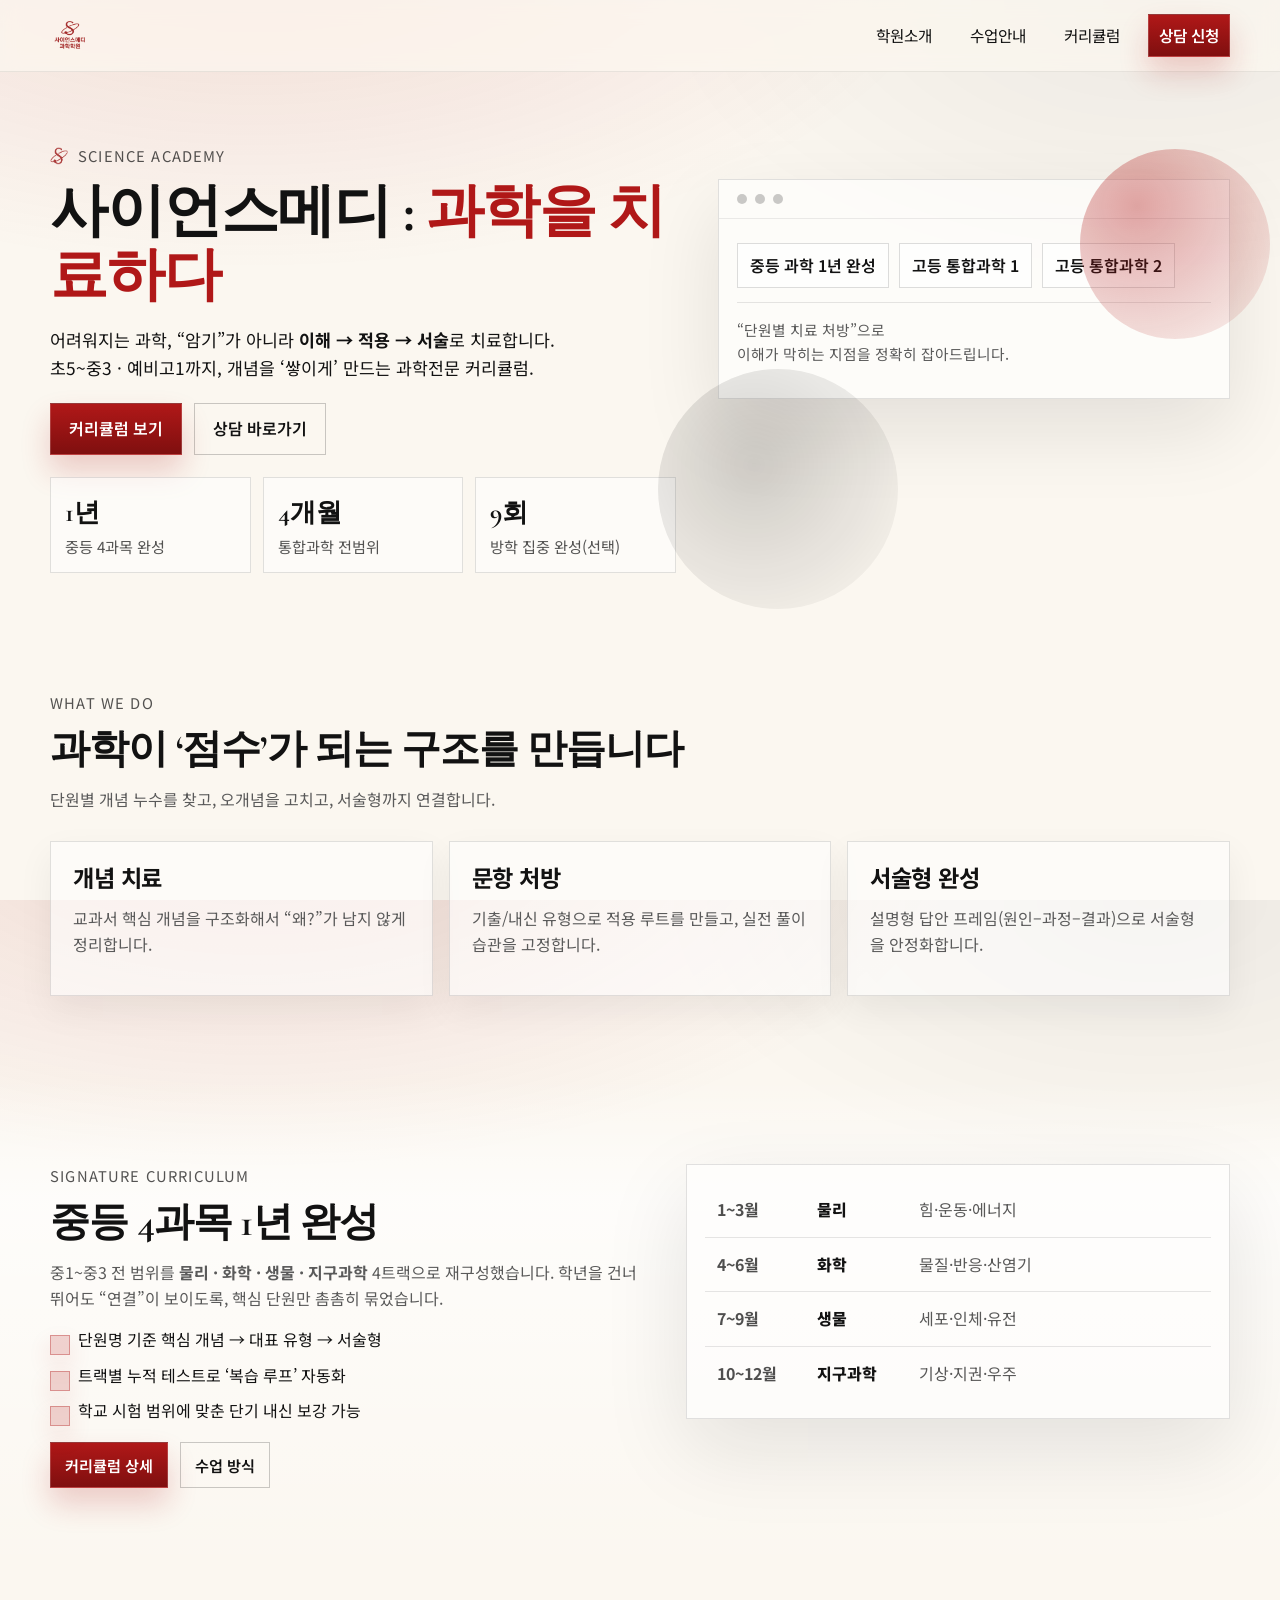
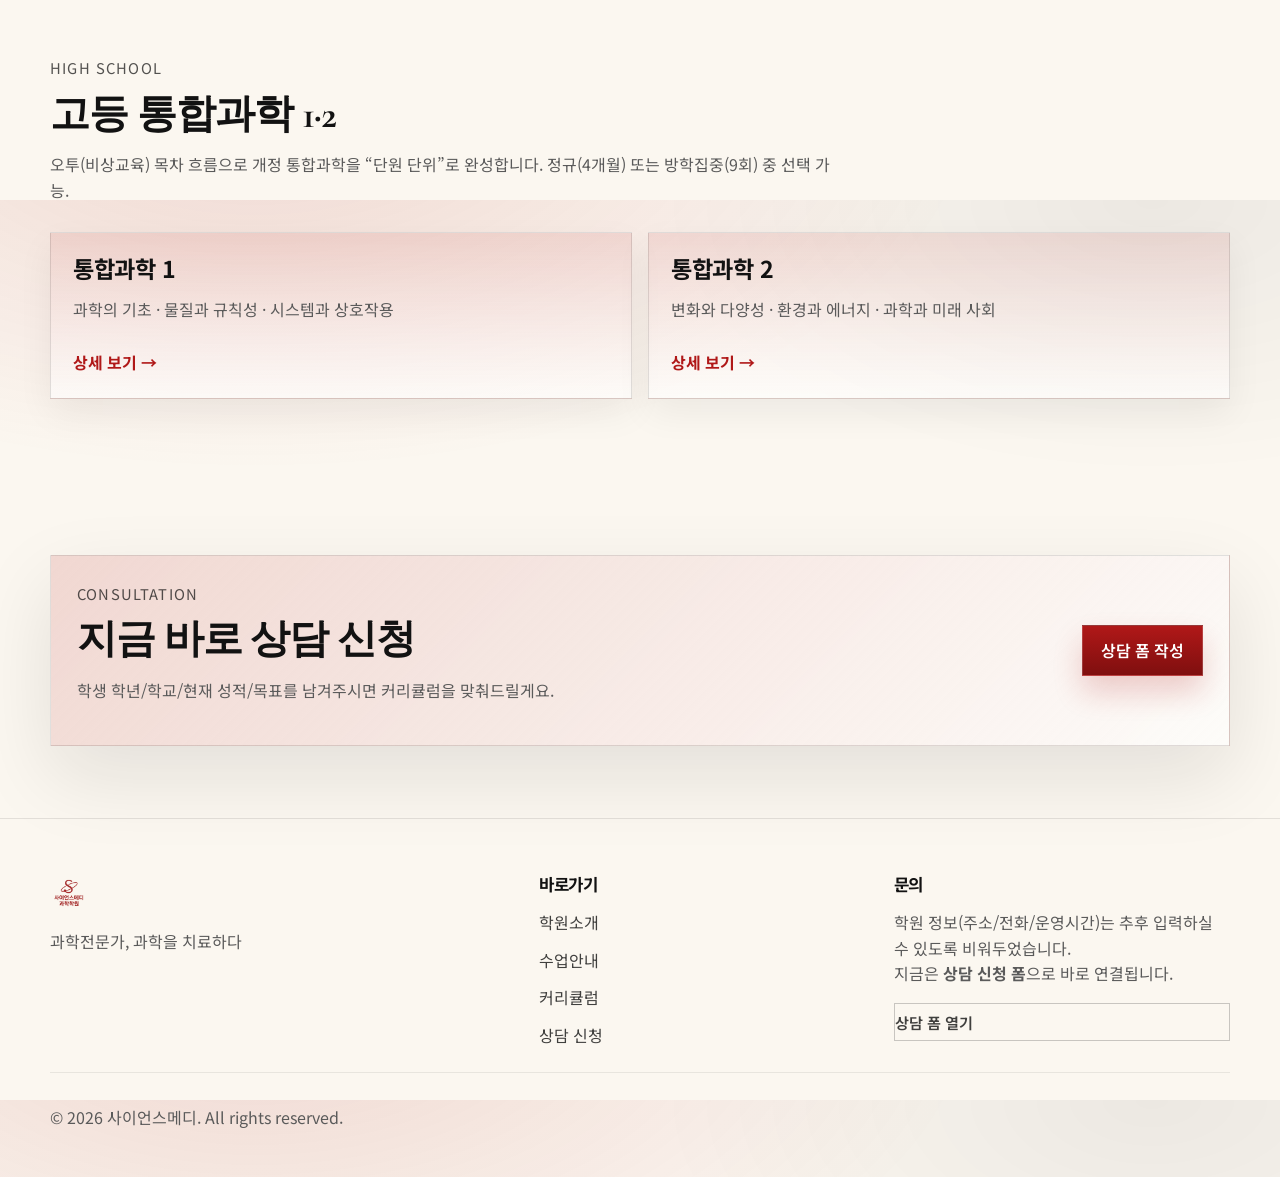
<file: index.html>
<!doctype html>
<html lang="ko">
<head>
  <meta charset="utf-8" />
  <meta name="viewport" content="width=device-width,initial-scale=1" />
  <meta name="theme-color" content="#b01818" />
  <link rel="icon" href="favicon.png" />
  <link rel="preconnect" href="https://fonts.googleapis.com">
  <link rel="preconnect" href="https://fonts.gstatic.com" crossorigin>
  <link href="https://fonts.googleapis.com/css2?family=Cormorant+Garamond:wght@500;600;700&family=Noto+Sans+KR:wght@300;400;500;700&display=swap" rel="stylesheet">
  <link rel="stylesheet" href="assets/css/styles.css" />
  <script defer src="assets/js/main.js"></script>

  <title>홈 | 사이언스메디</title>
  <meta name="description" content="사이언스메디 - 과학전문가, 과학을 치료하다" />
</head>
<body>
  
<header class="site-header" id="top">
  <div class="container nav">
    <a class="brand" href="index.html" aria-label="사이언스메디 홈">
      <img class="brand-logo" src="assets/img/logo.png" alt="사이언스메디 로고">
    </a>

    <button class="nav-toggle" aria-label="메뉴 열기" aria-expanded="false">
      <span></span><span></span><span></span>
    </button>

    <nav class="nav-links" aria-label="주요 메뉴">
      <a href="about.html">학원소개</a>
      <a href="programs.html">수업안내</a>
      <a href="curriculum.html">커리큘럼</a>
      <a class="btn btn-sm" href="contact.html">
        <span class="btn-inner">상담 신청</span>
      </a>
    </nav>
  </div>
</header>

  <main class="site-main">
    
<section class="hero">
  <div class="container hero-grid">
    <div class="hero-copy" data-reveal>
      <p class="eyebrow"><img src="assets/img/logo-icon.png" alt="" class="eyebrow-icon"> Science Academy</p>
      <h1>사이언스메디 : <span class="accent">과학을 치료하다</span></h1>
      <p class="lead">
        어려워지는 과학, “암기”가 아니라 <b>이해 → 적용 → 서술</b>로 치료합니다.<br>
        초5~중3 · 예비고1까지, 개념을 ‘쌓이게’ 만드는 과학전문 커리큘럼.
      </p>

      <div class="hero-cta">
        <a class="btn" href="curriculum.html"><span class="btn-inner">커리큘럼 보기</span></a>
        <a class="btn btn-outline" href="contact.html"><span class="btn-inner">상담 바로가기</span></a>
      </div>

      <div class="hero-metrics">
        <div class="metric">
          <div class="metric-num">1년</div>
          <div class="metric-label">중등 4과목 완성</div>
        </div>
        <div class="metric">
          <div class="metric-num">4개월</div>
          <div class="metric-label">통합과학 전범위</div>
        </div>
        <div class="metric">
          <div class="metric-num">9회</div>
          <div class="metric-label">방학 집중 완성(선택)</div>
        </div>
      </div>
    </div>

    <div class="hero-visual" aria-hidden="true" data-reveal>
      <div class="glass-card">
        <div class="glass-top">
          <span class="dot"></span><span class="dot"></span><span class="dot"></span>
        </div>
        <div class="glass-body">
          <div class="pill">중등 과학 1년 완성</div>
          <div class="pill">고등 통합과학 1</div>
          <div class="pill">고등 통합과학 2</div>
          <div class="divider"></div>
          <p class="muted small">
            “단원별 치료 처방”으로<br>
            이해가 막히는 지점을 정확히 잡아드립니다.
          </p>
        </div>
      </div>
      <div class="orb orb-1"></div>
      <div class="orb orb-2"></div>
    </div>
  </div>
</section>

<section class="section">
  <div class="container">
    <div class="section-head" data-reveal>
      <p class="eyebrow">What we do</p>
      <h2>과학이 ‘점수’가 되는 구조를 만듭니다</h2>
      <p class="muted">
        단원별 개념 누수를 찾고, 오개념을 고치고, 서술형까지 연결합니다.
      </p>
    </div>

    <div class="cards-3" data-reveal>
      <article class="card">
        <h3>개념 치료</h3>
        <p class="muted">교과서 핵심 개념을 구조화해서 “왜?”가 남지 않게 정리합니다.</p>
      </article>
      <article class="card">
        <h3>문항 처방</h3>
        <p class="muted">기출/내신 유형으로 적용 루트를 만들고, 실전 풀이 습관을 고정합니다.</p>
      </article>
      <article class="card">
        <h3>서술형 완성</h3>
        <p class="muted">설명형 답안 프레임(원인–과정–결과)으로 서술형을 안정화합니다.</p>
      </article>
    </div>
  </div>
</section>

<section class="section section-alt">
  <div class="container">
    <div class="split">
      <div class="split-copy" data-reveal>
        <p class="eyebrow">Signature Curriculum</p>
        <h2>중등 4과목 1년 완성</h2>
        <p class="muted">
          중1~중3 전 범위를 <b>물리 · 화학 · 생물 · 지구과학</b> 4트랙으로 재구성했습니다.
          학년을 건너뛰어도 “연결”이 보이도록, 핵심 단원만 촘촘히 묶었습니다.
        </p>
        <ul class="checklist">
          <li>단원명 기준 핵심 개념 → 대표 유형 → 서술형</li>
          <li>트랙별 누적 테스트로 ‘복습 루프’ 자동화</li>
          <li>학교 시험 범위에 맞춘 단기 내신 보강 가능</li>
        </ul>
        <div class="actions">
          <a class="btn btn-sm" href="curriculum.html"><span class="btn-inner">커리큘럼 상세</span></a>
          <a class="btn btn-outline btn-sm" href="programs.html"><span class="btn-inner">수업 방식</span></a>
        </div>
      </div>

      <div class="split-visual" data-reveal aria-hidden="true">
        <div class="timeline">
          <div class="t-item"><span>1~3월</span><b>물리</b><em>힘·운동·에너지</em></div>
          <div class="t-item"><span>4~6월</span><b>화학</b><em>물질·반응·산염기</em></div>
          <div class="t-item"><span>7~9월</span><b>생물</b><em>세포·인체·유전</em></div>
          <div class="t-item"><span>10~12월</span><b>지구과학</b><em>기상·지권·우주</em></div>
        </div>
      </div>
    </div>
  </div>
</section>

<section class="section">
  <div class="container">
    <div class="section-head" data-reveal>
      <p class="eyebrow">High School</p>
      <h2>고등 통합과학 1·2</h2>
      <p class="muted">
        오투(비상교육) 목차 흐름으로 개정 통합과학을 “단원 단위”로 완성합니다.
        정규(4개월) 또는 방학집중(9회) 중 선택 가능.
      </p>
    </div>

    <div class="cards-2" data-reveal>
      <article class="card card-accent">
        <h3>통합과학 1</h3>
        <p class="muted">과학의 기초 · 물질과 규칙성 · 시스템과 상호작용</p>
        <a class="link" href="curriculum.html#hs-1">상세 보기 →</a>
      </article>
      <article class="card card-accent">
        <h3>통합과학 2</h3>
        <p class="muted">변화와 다양성 · 환경과 에너지 · 과학과 미래 사회</p>
        <a class="link" href="curriculum.html#hs-2">상세 보기 →</a>
      </article>
    </div>
  </div>
</section>

<section class="cta">
  <div class="container cta-inner" data-reveal>
    <div>
      <p class="eyebrow">Consultation</p>
      <h2>지금 바로 상담 신청</h2>
      <p class="muted">학생 학년/학교/현재 성적/목표를 남겨주시면 커리큘럼을 맞춰드릴게요.</p>
    </div>
    <a class="btn" href="contact.html"><span class="btn-inner">상담 폼 작성</span></a>
  </div>
</section>

  </main>
  
<footer class="site-footer">
  <div class="container footer-grid">
    <div class="footer-brand">
      <img src="assets/img/logo.png" alt="사이언스메디" class="footer-logo">
      <p class="muted">과학전문가, 과학을 치료하다</p>
    </div>

    <div class="footer-col">
      <h4>바로가기</h4>
      <a href="about.html">학원소개</a>
      <a href="programs.html">수업안내</a>
      <a href="curriculum.html">커리큘럼</a>
      <a href="contact.html">상담 신청</a>
    </div>

    <div class="footer-col">
      <h4>문의</h4>
      <p class="muted">
        학원 정보(주소/전화/운영시간)는 추후 입력하실 수 있도록 비워두었습니다.<br>
        지금은 <b>상담 신청 폼</b>으로 바로 연결됩니다.
      </p>
      <a class="btn btn-outline btn-sm" href="contact.html"><span class="btn-inner">상담 폼 열기</span></a>
    </div>
  </div>

  <div class="container footer-bottom">
    <p class="muted">© <span id="year"></span> 사이언스메디. All rights reserved.</p>
  </div>
</footer>

</body>
</html>
</file>
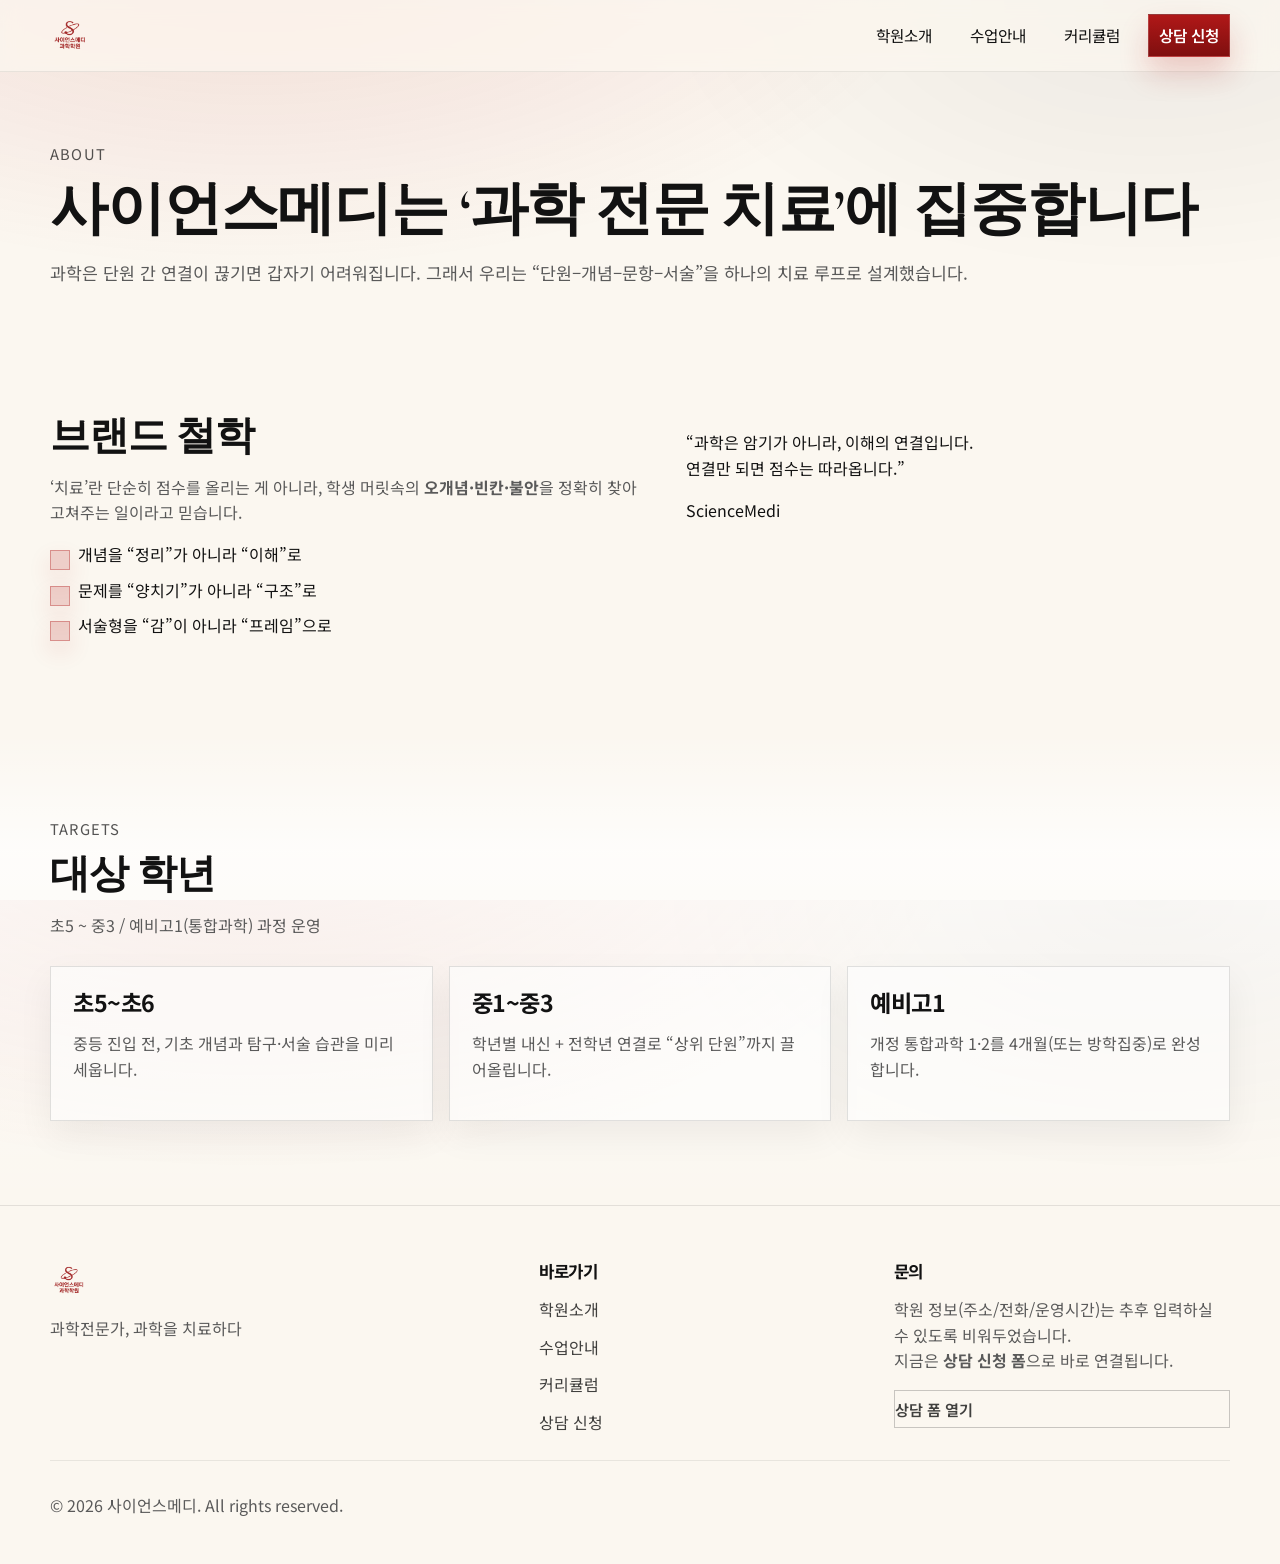
<file: about.html>
<!doctype html>
<html lang="ko">
<head>
  <meta charset="utf-8" />
  <meta name="viewport" content="width=device-width,initial-scale=1" />
  <meta name="theme-color" content="#b01818" />
  <link rel="icon" href="favicon.png" />
  <link rel="preconnect" href="https://fonts.googleapis.com">
  <link rel="preconnect" href="https://fonts.gstatic.com" crossorigin>
  <link href="https://fonts.googleapis.com/css2?family=Cormorant+Garamond:wght@500;600;700&family=Noto+Sans+KR:wght@300;400;500;700&display=swap" rel="stylesheet">
  <link rel="stylesheet" href="assets/css/styles.css" />
  <script defer src="assets/js/main.js"></script>

  <title>학원소개 | 사이언스메디</title>
  <meta name="description" content="사이언스메디 소개" />
</head>
<body>
  
<header class="site-header" id="top">
  <div class="container nav">
    <a class="brand" href="index.html" aria-label="사이언스메디 홈">
      <img class="brand-logo" src="assets/img/logo.png" alt="사이언스메디 로고">
    </a>

    <button class="nav-toggle" aria-label="메뉴 열기" aria-expanded="false">
      <span></span><span></span><span></span>
    </button>

    <nav class="nav-links" aria-label="주요 메뉴">
      <a href="about.html">학원소개</a>
      <a href="programs.html">수업안내</a>
      <a href="curriculum.html">커리큘럼</a>
      <a class="btn btn-sm" href="contact.html">
        <span class="btn-inner">상담 신청</span>
      </a>
    </nav>
  </div>
</header>

  <main class="site-main">
    
<section class="page-hero">
  <div class="container" data-reveal>
    <p class="eyebrow">About</p>
    <h1>사이언스메디는 ‘과학 전문 치료’에 집중합니다</h1>
    <p class="lead muted">
      과학은 단원 간 연결이 끊기면 갑자기 어려워집니다.
      그래서 우리는 “단원–개념–문항–서술”을 하나의 치료 루프로 설계했습니다.
    </p>
  </div>
</section>

<section class="section">
  <div class="container">
    <div class="split">
      <div class="split-copy" data-reveal>
        <h2>브랜드 철학</h2>
        <p class="muted">
          ‘치료’란 단순히 점수를 올리는 게 아니라,
          학생 머릿속의 <b>오개념·빈칸·불안</b>을 정확히 찾아 고쳐주는 일이라고 믿습니다.
        </p>
        <ul class="checklist">
          <li>개념을 “정리”가 아니라 “이해”로</li>
          <li>문제를 “양치기”가 아니라 “구조”로</li>
          <li>서술형을 “감”이 아니라 “프레임”으로</li>
        </ul>
      </div>
      <div class="split-visual" data-reveal aria-hidden="true">
        <div class="quote-card">
          <p class="quote">
            “과학은 암기가 아니라, 이해의 연결입니다.<br>
            연결만 되면 점수는 따라옵니다.”
          </p>
          <div class="quote-by">
            <span class="badge">ScienceMedi</span>
          </div>
        </div>
      </div>
    </div>
  </div>
</section>

<section class="section section-alt">
  <div class="container" data-reveal>
    <div class="section-head">
      <p class="eyebrow">Targets</p>
      <h2>대상 학년</h2>
      <p class="muted">초5 ~ 중3 / 예비고1(통합과학) 과정 운영</p>
    </div>

    <div class="cards-3">
      <article class="card">
        <h3>초5~초6</h3>
        <p class="muted">중등 진입 전, 기초 개념과 탐구·서술 습관을 미리 세웁니다.</p>
      </article>
      <article class="card">
        <h3>중1~중3</h3>
        <p class="muted">학년별 내신 + 전학년 연결로 “상위 단원”까지 끌어올립니다.</p>
      </article>
      <article class="card">
        <h3>예비고1</h3>
        <p class="muted">개정 통합과학 1·2를 4개월(또는 방학집중)로 완성합니다.</p>
      </article>
    </div>
  </div>
</section>

  </main>
  
<footer class="site-footer">
  <div class="container footer-grid">
    <div class="footer-brand">
      <img src="assets/img/logo.png" alt="사이언스메디" class="footer-logo">
      <p class="muted">과학전문가, 과학을 치료하다</p>
    </div>

    <div class="footer-col">
      <h4>바로가기</h4>
      <a href="about.html">학원소개</a>
      <a href="programs.html">수업안내</a>
      <a href="curriculum.html">커리큘럼</a>
      <a href="contact.html">상담 신청</a>
    </div>

    <div class="footer-col">
      <h4>문의</h4>
      <p class="muted">
        학원 정보(주소/전화/운영시간)는 추후 입력하실 수 있도록 비워두었습니다.<br>
        지금은 <b>상담 신청 폼</b>으로 바로 연결됩니다.
      </p>
      <a class="btn btn-outline btn-sm" href="contact.html"><span class="btn-inner">상담 폼 열기</span></a>
    </div>
  </div>

  <div class="container footer-bottom">
    <p class="muted">© <span id="year"></span> 사이언스메디. All rights reserved.</p>
  </div>
</footer>

</body>
</html>
</file>
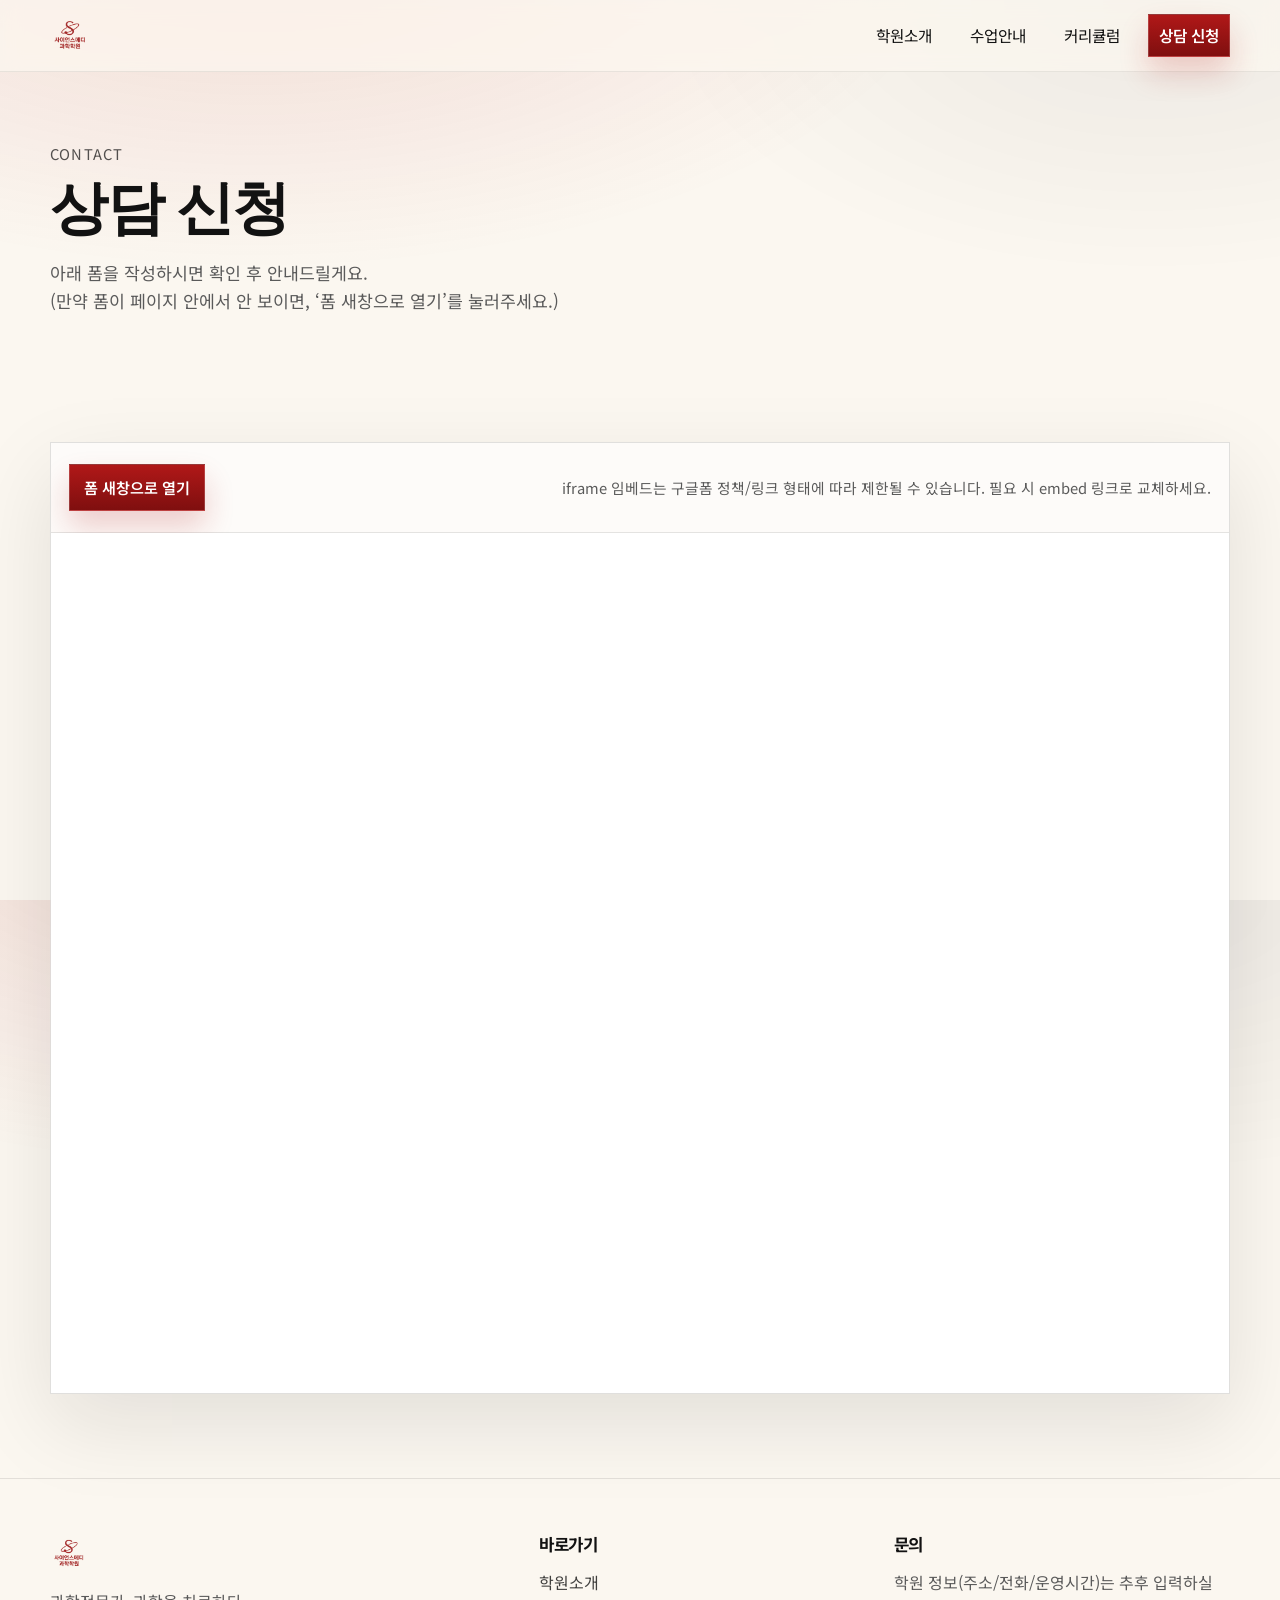
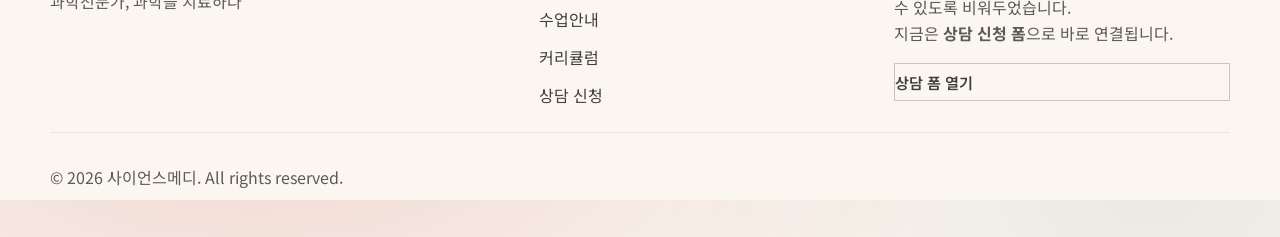
<file: contact.html>
<!doctype html>
<html lang="ko">
<head>
  <meta charset="utf-8" />
  <meta name="viewport" content="width=device-width,initial-scale=1" />
  <meta name="theme-color" content="#b01818" />
  <link rel="icon" href="favicon.png" />
  <link rel="preconnect" href="https://fonts.googleapis.com">
  <link rel="preconnect" href="https://fonts.gstatic.com" crossorigin>
  <link href="https://fonts.googleapis.com/css2?family=Cormorant+Garamond:wght@500;600;700&family=Noto+Sans+KR:wght@300;400;500;700&display=swap" rel="stylesheet">
  <link rel="stylesheet" href="assets/css/styles.css" />
  <script defer src="assets/js/main.js"></script>

  <title>상담 신청 | 사이언스메디</title>
  <meta name="description" content="사이언스메디 상담 신청" />
</head>
<body>
  
<header class="site-header" id="top">
  <div class="container nav">
    <a class="brand" href="index.html" aria-label="사이언스메디 홈">
      <img class="brand-logo" src="assets/img/logo.png" alt="사이언스메디 로고">
    </a>

    <button class="nav-toggle" aria-label="메뉴 열기" aria-expanded="false">
      <span></span><span></span><span></span>
    </button>

    <nav class="nav-links" aria-label="주요 메뉴">
      <a href="about.html">학원소개</a>
      <a href="programs.html">수업안내</a>
      <a href="curriculum.html">커리큘럼</a>
      <a class="btn btn-sm" href="contact.html">
        <span class="btn-inner">상담 신청</span>
      </a>
    </nav>
  </div>
</header>

  <main class="site-main">
    
<section class="page-hero">
  <div class="container" data-reveal>
    <p class="eyebrow">Contact</p>
    <h1>상담 신청</h1>
    <p class="lead muted">
      아래 폼을 작성하시면 확인 후 안내드릴게요.<br>
      (만약 폼이 페이지 안에서 안 보이면, ‘폼 새창으로 열기’를 눌러주세요.)
    </p>
  </div>
</section>

<section class="section">
  <div class="container" data-reveal>
    <div class="form-wrap">
      <div class="form-actions">
        <a class="btn btn-sm" href="https://forms.gle/r38L2B3HiV8fpKgMA" target="_blank" rel="noopener"><span class="btn-inner">폼 새창으로 열기</span></a>
        <p class="muted small">iframe 임베드는 구글폼 정책/링크 형태에 따라 제한될 수 있습니다. 필요 시 embed 링크로 교체하세요.</p>
      </div>

      <div class="iframe-shell">
        <iframe
          title="사이언스메디 상담 신청"
          src="https://forms.gle/r38L2B3HiV8fpKgMA"
          loading="lazy"
          referrerpolicy="no-referrer-when-downgrade"
        ></iframe>
      </div>
    </div>
  </div>
</section>

  </main>
  
<footer class="site-footer">
  <div class="container footer-grid">
    <div class="footer-brand">
      <img src="assets/img/logo.png" alt="사이언스메디" class="footer-logo">
      <p class="muted">과학전문가, 과학을 치료하다</p>
    </div>

    <div class="footer-col">
      <h4>바로가기</h4>
      <a href="about.html">학원소개</a>
      <a href="programs.html">수업안내</a>
      <a href="curriculum.html">커리큘럼</a>
      <a href="contact.html">상담 신청</a>
    </div>

    <div class="footer-col">
      <h4>문의</h4>
      <p class="muted">
        학원 정보(주소/전화/운영시간)는 추후 입력하실 수 있도록 비워두었습니다.<br>
        지금은 <b>상담 신청 폼</b>으로 바로 연결됩니다.
      </p>
      <a class="btn btn-outline btn-sm" href="contact.html"><span class="btn-inner">상담 폼 열기</span></a>
    </div>
  </div>

  <div class="container footer-bottom">
    <p class="muted">© <span id="year"></span> 사이언스메디. All rights reserved.</p>
  </div>
</footer>

</body>
</html>
</file>
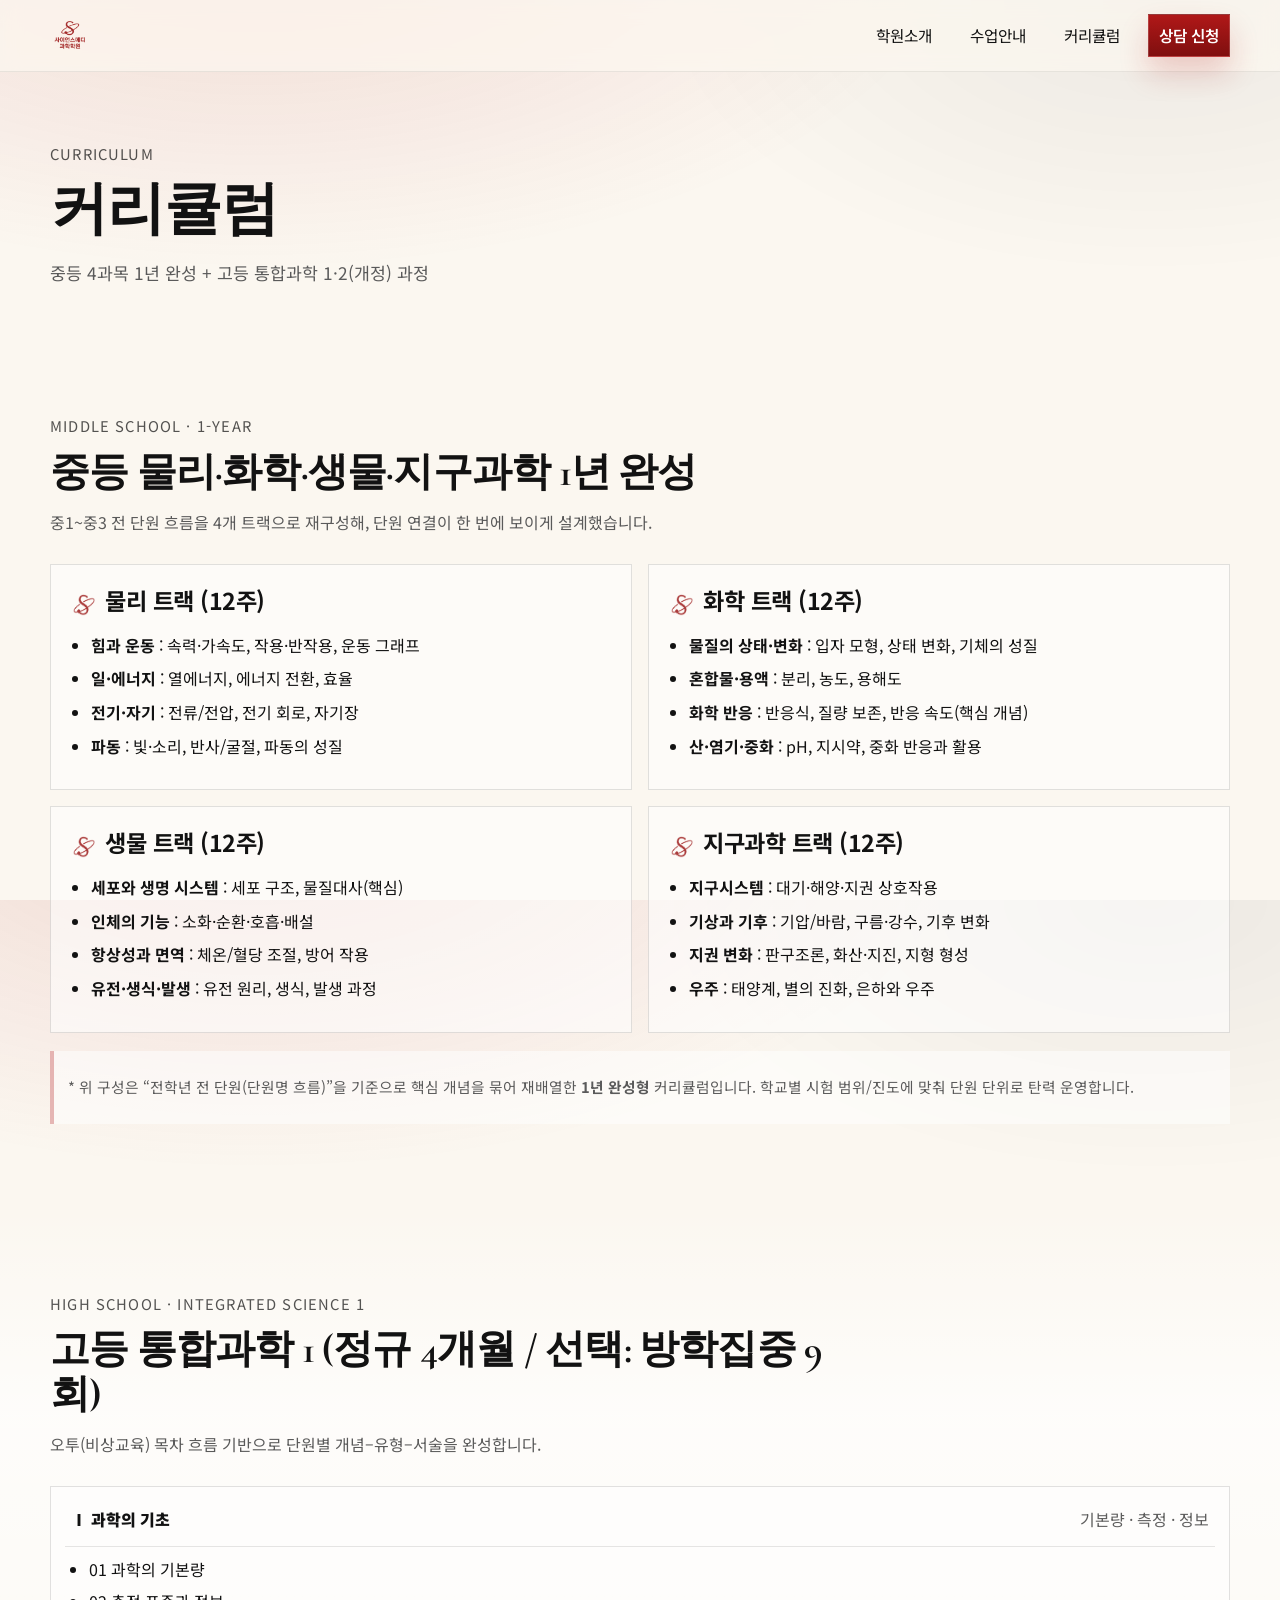
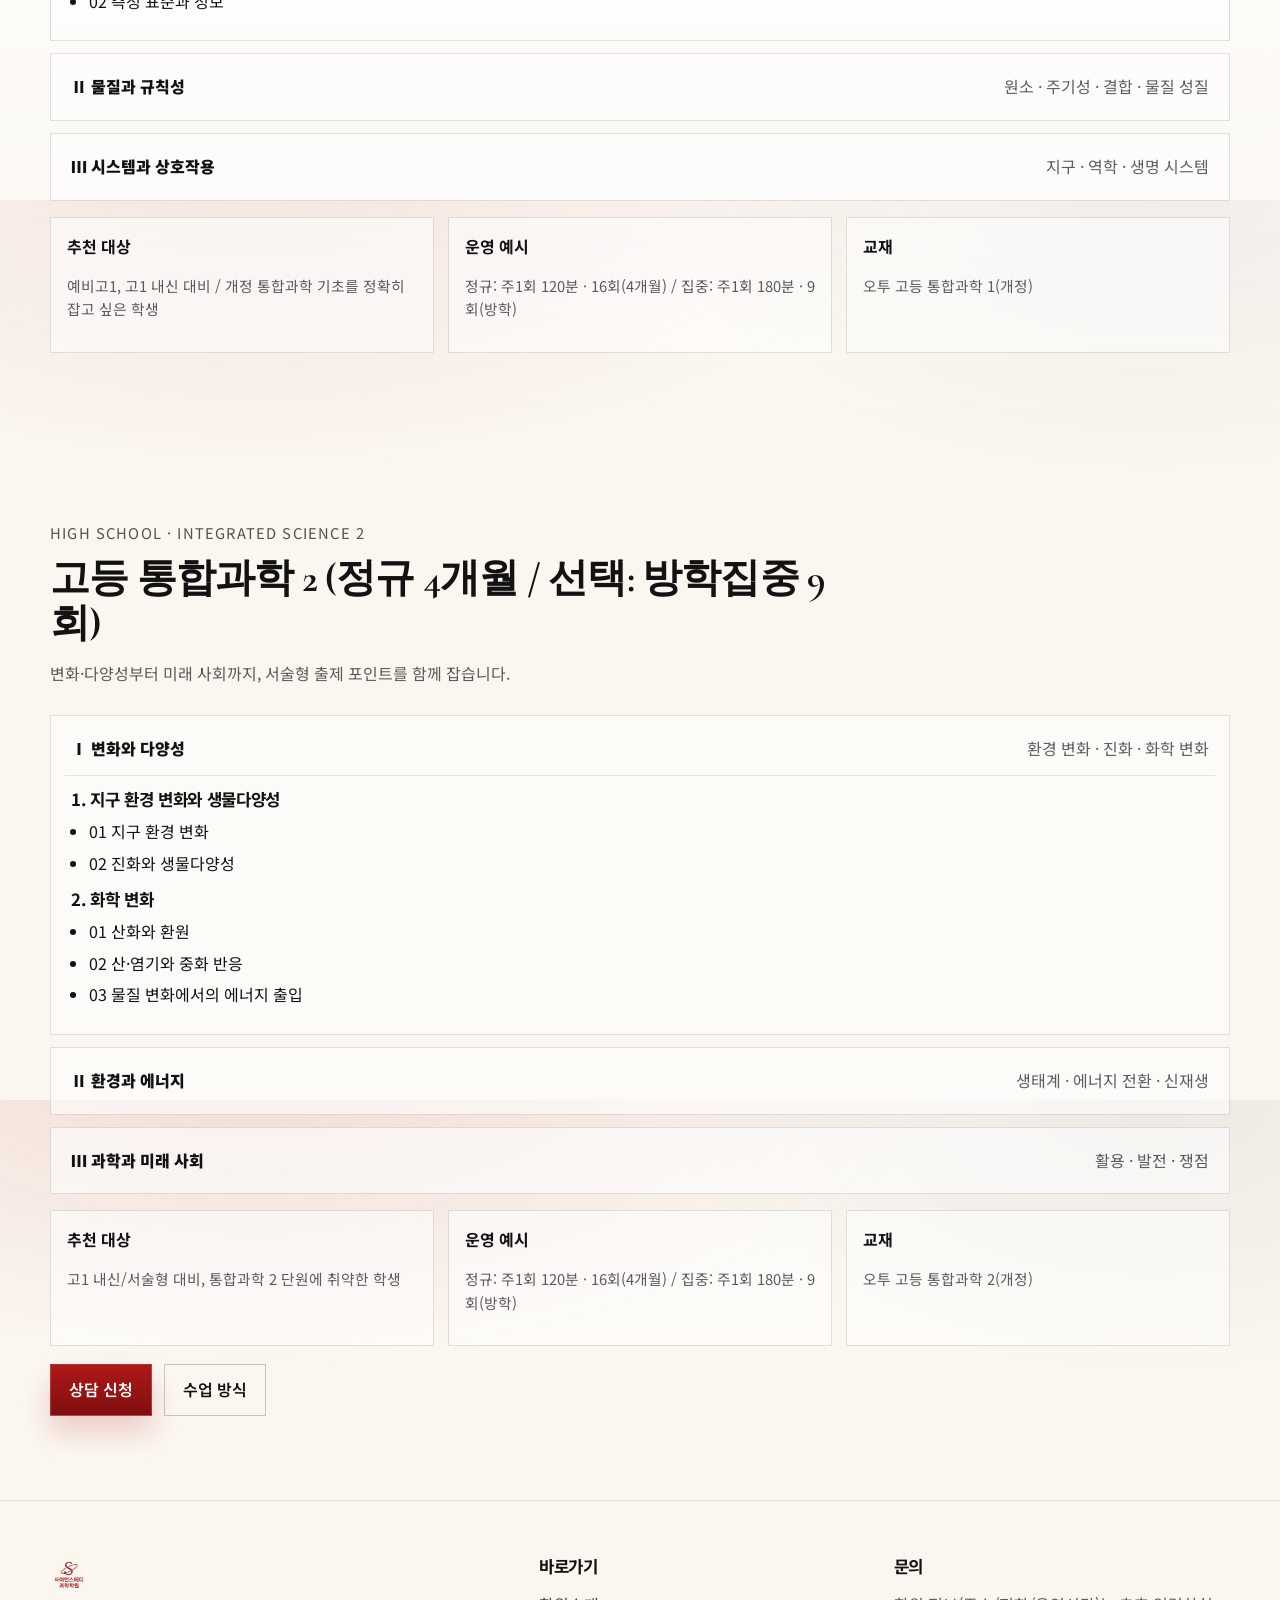
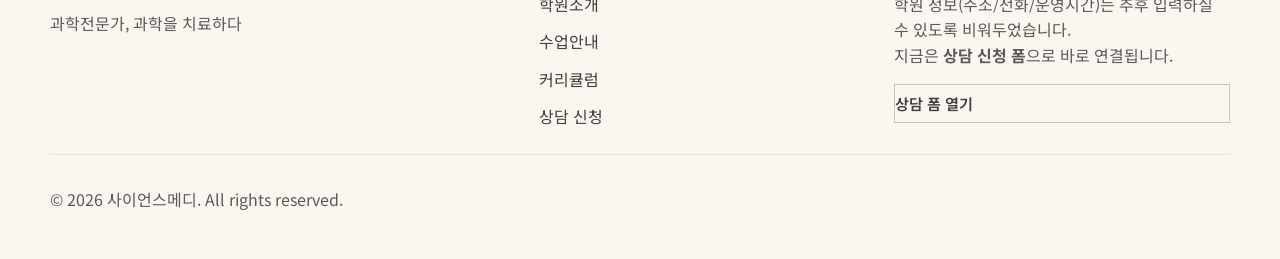
<file: curriculum.html>
<!doctype html>
<html lang="ko">
<head>
  <meta charset="utf-8" />
  <meta name="viewport" content="width=device-width,initial-scale=1" />
  <meta name="theme-color" content="#b01818" />
  <link rel="icon" href="favicon.png" />
  <link rel="preconnect" href="https://fonts.googleapis.com">
  <link rel="preconnect" href="https://fonts.gstatic.com" crossorigin>
  <link href="https://fonts.googleapis.com/css2?family=Cormorant+Garamond:wght@500;600;700&family=Noto+Sans+KR:wght@300;400;500;700&display=swap" rel="stylesheet">
  <link rel="stylesheet" href="assets/css/styles.css" />
  <script defer src="assets/js/main.js"></script>

  <title>커리큘럼 | 사이언스메디</title>
  <meta name="description" content="사이언스메디 커리큘럼" />
</head>
<body>
  
<header class="site-header" id="top">
  <div class="container nav">
    <a class="brand" href="index.html" aria-label="사이언스메디 홈">
      <img class="brand-logo" src="assets/img/logo.png" alt="사이언스메디 로고">
    </a>

    <button class="nav-toggle" aria-label="메뉴 열기" aria-expanded="false">
      <span></span><span></span><span></span>
    </button>

    <nav class="nav-links" aria-label="주요 메뉴">
      <a href="about.html">학원소개</a>
      <a href="programs.html">수업안내</a>
      <a href="curriculum.html">커리큘럼</a>
      <a class="btn btn-sm" href="contact.html">
        <span class="btn-inner">상담 신청</span>
      </a>
    </nav>
  </div>
</header>

  <main class="site-main">
    
<section class="page-hero">
  <div class="container" data-reveal>
    <p class="eyebrow">Curriculum</p>
    <h1>커리큘럼</h1>
    <p class="lead muted">중등 4과목 1년 완성 + 고등 통합과학 1·2(개정) 과정</p>
  </div>
</section>

<section class="section">
  <div class="container">
    <div class="section-head" data-reveal>
      <p class="eyebrow">Middle School · 1-Year</p>
      <h2>중등 물리·화학·생물·지구과학 1년 완성</h2>
      <p class="muted">중1~중3 전 단원 흐름을 4개 트랙으로 재구성해, 단원 연결이 한 번에 보이게 설계했습니다.</p>
    </div>

    <div class="track-grid" data-reveal>
      <article class="track">
        <div class="track-top">
          <img src="assets/img/logo-icon.png" alt="" class="track-icon">
          <h3>물리 트랙 (12주)</h3>
        </div>
        <ul>
          <li><b>힘과 운동</b> : 속력·가속도, 작용·반작용, 운동 그래프</li>
          <li><b>일·에너지</b> : 열에너지, 에너지 전환, 효율</li>
          <li><b>전기·자기</b> : 전류/전압, 전기 회로, 자기장</li>
          <li><b>파동</b> : 빛·소리, 반사/굴절, 파동의 성질</li>
        </ul>
      </article>

      <article class="track">
        <div class="track-top">
          <img src="assets/img/logo-icon.png" alt="" class="track-icon">
          <h3>화학 트랙 (12주)</h3>
        </div>
        <ul>
          <li><b>물질의 상태·변화</b> : 입자 모형, 상태 변화, 기체의 성질</li>
          <li><b>혼합물·용액</b> : 분리, 농도, 용해도</li>
          <li><b>화학 반응</b> : 반응식, 질량 보존, 반응 속도(핵심 개념)</li>
          <li><b>산·염기·중화</b> : pH, 지시약, 중화 반응과 활용</li>
        </ul>
      </article>

      <article class="track">
        <div class="track-top">
          <img src="assets/img/logo-icon.png" alt="" class="track-icon">
          <h3>생물 트랙 (12주)</h3>
        </div>
        <ul>
          <li><b>세포와 생명 시스템</b> : 세포 구조, 물질대사(핵심)</li>
          <li><b>인체의 기능</b> : 소화·순환·호흡·배설</li>
          <li><b>항상성과 면역</b> : 체온/혈당 조절, 방어 작용</li>
          <li><b>유전·생식·발생</b> : 유전 원리, 생식, 발생 과정</li>
        </ul>
      </article>

      <article class="track">
        <div class="track-top">
          <img src="assets/img/logo-icon.png" alt="" class="track-icon">
          <h3>지구과학 트랙 (12주)</h3>
        </div>
        <ul>
          <li><b>지구시스템</b> : 대기·해양·지권 상호작용</li>
          <li><b>기상과 기후</b> : 기압/바람, 구름·강수, 기후 변화</li>
          <li><b>지권 변화</b> : 판구조론, 화산·지진, 지형 형성</li>
          <li><b>우주</b> : 태양계, 별의 진화, 은하와 우주</li>
        </ul>
      </article>
    </div>

    <div class="note" data-reveal>
      <p class="muted small">
        * 위 구성은 “전학년 전 단원(단원명 흐름)”을 기준으로 핵심 개념을 묶어 재배열한 <b>1년 완성형</b> 커리큘럼입니다.
        학교별 시험 범위/진도에 맞춰 단원 단위로 탄력 운영합니다.
      </p>
    </div>
  </div>
</section>

<section class="section section-alt" id="hs-1">
  <div class="container">
    <div class="section-head" data-reveal>
      <p class="eyebrow">High School · Integrated Science 1</p>
      <h2>고등 통합과학 1 (정규 4개월 / 선택: 방학집중 9회)</h2>
      <p class="muted">오투(비상교육) 목차 흐름 기반으로 단원별 개념–유형–서술을 완성합니다.</p>
    </div>

    <div class="accordion" data-reveal>
      <details open>
        <summary><span>Ⅰ 과학의 기초</span><em>기본량 · 측정 · 정보</em></summary>
        <div class="acc-body">
          <ul>
            <li>01 과학의 기본량</li>
            <li>02 측정 표준과 정보</li>
          </ul>
        </div>
      </details>

      <details>
        <summary><span>Ⅱ 물질과 규칙성</span><em>원소 · 주기성 · 결합 · 물질 성질</em></summary>
        <div class="acc-body">
          <h4>1. 자연의 구성 원소</h4>
          <ul>
            <li>01 우주의 시작과 원소의 생성</li>
            <li>02 지구와 생명체를 구성하는 원소의 생성</li>
          </ul>
          <h4>2. 물질의 규칙성과 성질</h4>
          <ul>
            <li>01 원소의 주기성</li>
            <li>02 화학 결합과 물질의 성질</li>
            <li>03 지각과 생명체 구성 물질의 규칙성</li>
            <li>04 물질의 전기적 성질</li>
          </ul>
        </div>
      </details>

      <details>
        <summary><span>Ⅲ 시스템과 상호작용</span><em>지구 · 역학 · 생명 시스템</em></summary>
        <div class="acc-body">
          <h4>1. 지구시스템</h4>
          <ul>
            <li>01 지구시스템의 구성과 상호작용</li>
            <li>02 지권의 변화와 영향</li>
          </ul>
          <h4>2. 역학 시스템</h4>
          <ul>
            <li>01 중력을 받는 물체의 운동</li>
            <li>02 운동과 충돌</li>
          </ul>
          <h4>3. 생명 시스템</h4>
          <ul>
            <li>01 생명 시스템과 화학 반응</li>
            <li>02 생명 시스템에서 정보의 흐름</li>
          </ul>
        </div>
      </details>
    </div>

    <div class="course-meta" data-reveal>
      <div class="meta">
        <b>추천 대상</b>
        <p class="muted small">예비고1, 고1 내신 대비 / 개정 통합과학 기초를 정확히 잡고 싶은 학생</p>
      </div>
      <div class="meta">
        <b>운영 예시</b>
        <p class="muted small">정규: 주1회 120분 · 16회(4개월) / 집중: 주1회 180분 · 9회(방학)</p>
      </div>
      <div class="meta">
        <b>교재</b>
        <p class="muted small">오투 고등 통합과학 1(개정)</p>
      </div>
    </div>
  </div>
</section>

<section class="section" id="hs-2">
  <div class="container">
    <div class="section-head" data-reveal>
      <p class="eyebrow">High School · Integrated Science 2</p>
      <h2>고등 통합과학 2 (정규 4개월 / 선택: 방학집중 9회)</h2>
      <p class="muted">변화·다양성부터 미래 사회까지, 서술형 출제 포인트를 함께 잡습니다.</p>
    </div>

    <div class="accordion" data-reveal>
      <details open>
        <summary><span>Ⅰ 변화와 다양성</span><em>환경 변화 · 진화 · 화학 변화</em></summary>
        <div class="acc-body">
          <h4>1. 지구 환경 변화와 생물다양성</h4>
          <ul>
            <li>01 지구 환경 변화</li>
            <li>02 진화와 생물다양성</li>
          </ul>
          <h4>2. 화학 변화</h4>
          <ul>
            <li>01 산화와 환원</li>
            <li>02 산·염기와 중화 반응</li>
            <li>03 물질 변화에서의 에너지 출입</li>
          </ul>
        </div>
      </details>

      <details>
        <summary><span>Ⅱ 환경과 에너지</span><em>생태계 · 에너지 전환 · 신재생</em></summary>
        <div class="acc-body">
          <h4>1. 생태계와 환경 변화</h4>
          <ul>
            <li>01 생물과 환경</li>
            <li>02 생태계평형</li>
            <li>03 지구 환경 변화와 인간 생활</li>
          </ul>
          <h4>2. 에너지 전환과 활용</h4>
          <ul>
            <li>01 태양 에너지의 생성과 전환</li>
            <li>02 발전과 에너지원</li>
            <li>03 에너지 효율과 신재생 에너지</li>
          </ul>
        </div>
      </details>

      <details>
        <summary><span>Ⅲ 과학과 미래 사회</span><em>활용 · 발전 · 쟁점</em></summary>
        <div class="acc-body">
          <ul>
            <li>01 과학 기술의 활용</li>
            <li>02 과학 기술의 발전과 쟁점</li>
          </ul>
        </div>
      </details>
    </div>

    <div class="course-meta" data-reveal>
      <div class="meta">
        <b>추천 대상</b>
        <p class="muted small">고1 내신/서술형 대비, 통합과학 2 단원에 취약한 학생</p>
      </div>
      <div class="meta">
        <b>운영 예시</b>
        <p class="muted small">정규: 주1회 120분 · 16회(4개월) / 집중: 주1회 180분 · 9회(방학)</p>
      </div>
      <div class="meta">
        <b>교재</b>
        <p class="muted small">오투 고등 통합과학 2(개정)</p>
      </div>
    </div>

    <div class="actions" data-reveal>
      <a class="btn" href="contact.html"><span class="btn-inner">상담 신청</span></a>
      <a class="btn btn-outline" href="programs.html"><span class="btn-inner">수업 방식</span></a>
    </div>
  </div>
</section>

  </main>
  
<footer class="site-footer">
  <div class="container footer-grid">
    <div class="footer-brand">
      <img src="assets/img/logo.png" alt="사이언스메디" class="footer-logo">
      <p class="muted">과학전문가, 과학을 치료하다</p>
    </div>

    <div class="footer-col">
      <h4>바로가기</h4>
      <a href="about.html">학원소개</a>
      <a href="programs.html">수업안내</a>
      <a href="curriculum.html">커리큘럼</a>
      <a href="contact.html">상담 신청</a>
    </div>

    <div class="footer-col">
      <h4>문의</h4>
      <p class="muted">
        학원 정보(주소/전화/운영시간)는 추후 입력하실 수 있도록 비워두었습니다.<br>
        지금은 <b>상담 신청 폼</b>으로 바로 연결됩니다.
      </p>
      <a class="btn btn-outline btn-sm" href="contact.html"><span class="btn-inner">상담 폼 열기</span></a>
    </div>
  </div>

  <div class="container footer-bottom">
    <p class="muted">© <span id="year"></span> 사이언스메디. All rights reserved.</p>
  </div>
</footer>

</body>
</html>
</file>
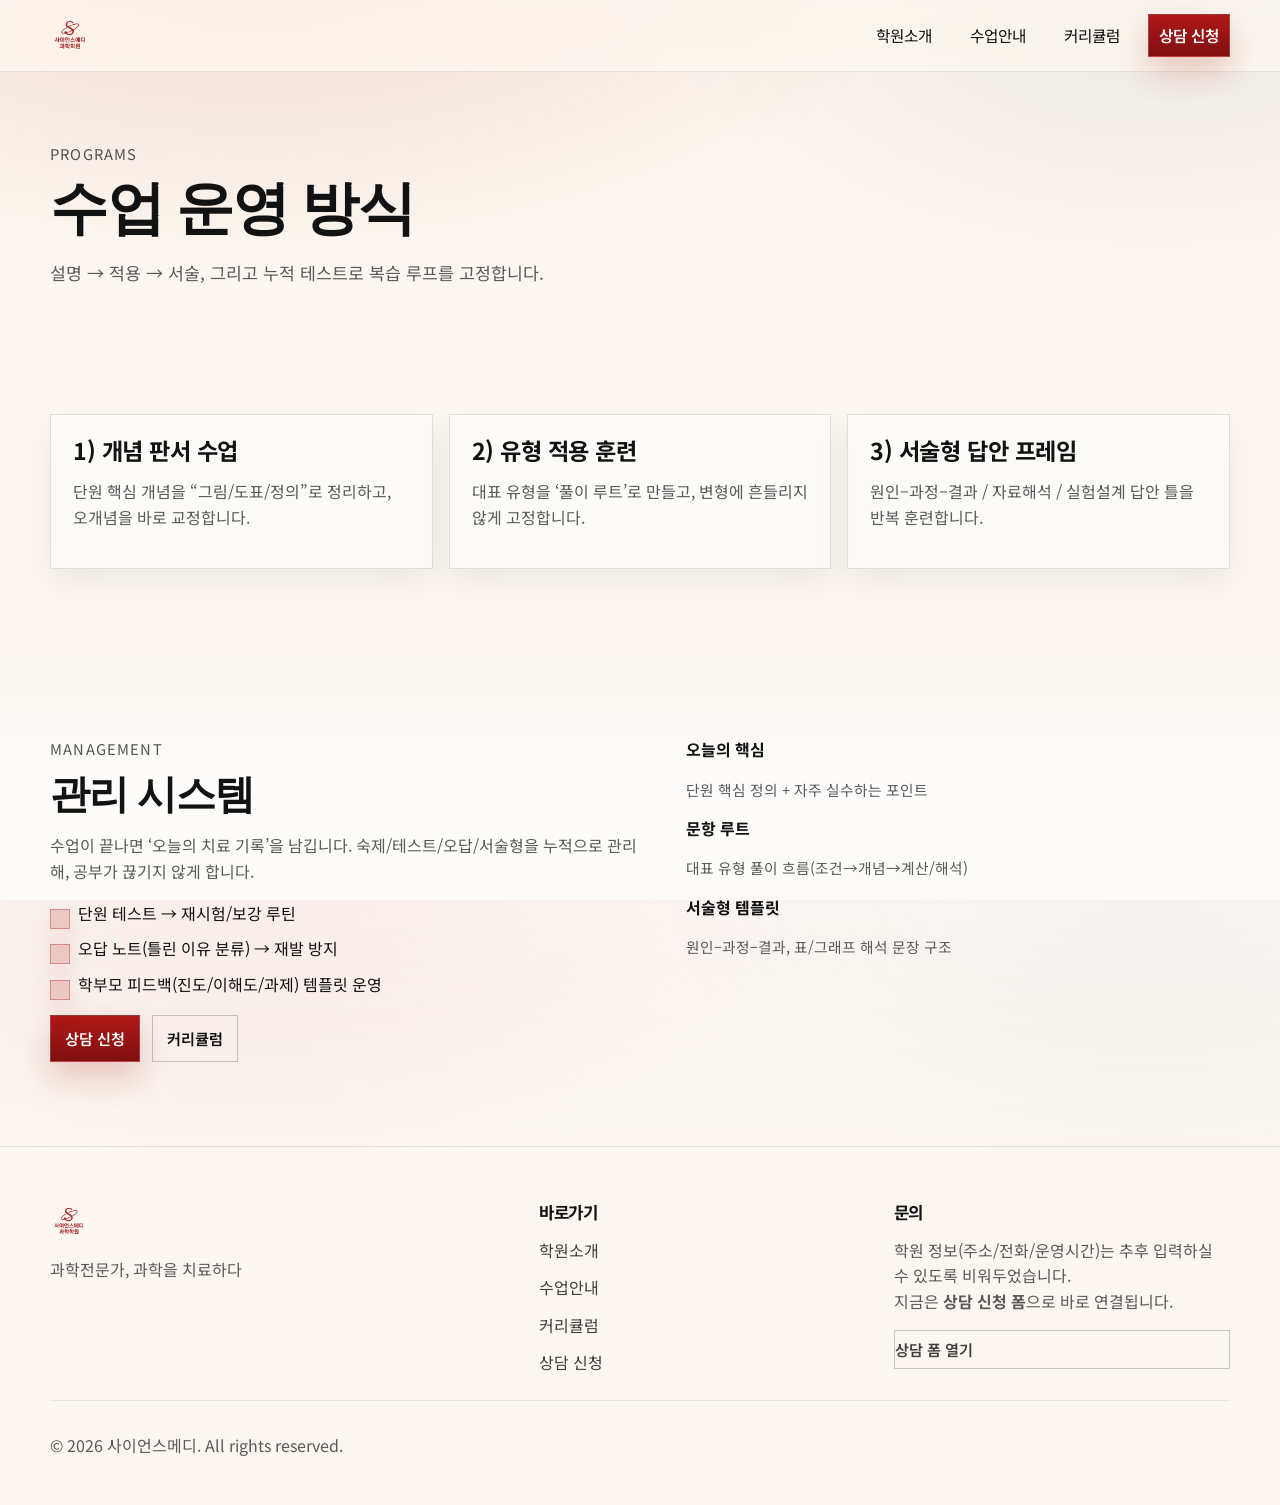
<file: programs.html>
<!doctype html>
<html lang="ko">
<head>
  <meta charset="utf-8" />
  <meta name="viewport" content="width=device-width,initial-scale=1" />
  <meta name="theme-color" content="#b01818" />
  <link rel="icon" href="favicon.png" />
  <link rel="preconnect" href="https://fonts.googleapis.com">
  <link rel="preconnect" href="https://fonts.gstatic.com" crossorigin>
  <link href="https://fonts.googleapis.com/css2?family=Cormorant+Garamond:wght@500;600;700&family=Noto+Sans+KR:wght@300;400;500;700&display=swap" rel="stylesheet">
  <link rel="stylesheet" href="assets/css/styles.css" />
  <script defer src="assets/js/main.js"></script>

  <title>수업안내 | 사이언스메디</title>
  <meta name="description" content="사이언스메디 수업 안내" />
</head>
<body>
  
<header class="site-header" id="top">
  <div class="container nav">
    <a class="brand" href="index.html" aria-label="사이언스메디 홈">
      <img class="brand-logo" src="assets/img/logo.png" alt="사이언스메디 로고">
    </a>

    <button class="nav-toggle" aria-label="메뉴 열기" aria-expanded="false">
      <span></span><span></span><span></span>
    </button>

    <nav class="nav-links" aria-label="주요 메뉴">
      <a href="about.html">학원소개</a>
      <a href="programs.html">수업안내</a>
      <a href="curriculum.html">커리큘럼</a>
      <a class="btn btn-sm" href="contact.html">
        <span class="btn-inner">상담 신청</span>
      </a>
    </nav>
  </div>
</header>

  <main class="site-main">
    
<section class="page-hero">
  <div class="container" data-reveal>
    <p class="eyebrow">Programs</p>
    <h1>수업 운영 방식</h1>
    <p class="lead muted">설명 → 적용 → 서술, 그리고 누적 테스트로 복습 루프를 고정합니다.</p>
  </div>
</section>

<section class="section">
  <div class="container">
    <div class="cards-3" data-reveal>
      <article class="card">
        <h3>1) 개념 판서 수업</h3>
        <p class="muted">단원 핵심 개념을 “그림/도표/정의”로 정리하고, 오개념을 바로 교정합니다.</p>
      </article>
      <article class="card">
        <h3>2) 유형 적용 훈련</h3>
        <p class="muted">대표 유형을 ‘풀이 루트’로 만들고, 변형에 흔들리지 않게 고정합니다.</p>
      </article>
      <article class="card">
        <h3>3) 서술형 답안 프레임</h3>
        <p class="muted">원인–과정–결과 / 자료해석 / 실험설계 답안 틀을 반복 훈련합니다.</p>
      </article>
    </div>
  </div>
</section>

<section class="section section-alt">
  <div class="container">
    <div class="split">
      <div class="split-copy" data-reveal>
        <p class="eyebrow">Management</p>
        <h2>관리 시스템</h2>
        <p class="muted">
          수업이 끝나면 ‘오늘의 치료 기록’을 남깁니다.
          숙제/테스트/오답/서술형을 누적으로 관리해, 공부가 끊기지 않게 합니다.
        </p>
        <ul class="checklist">
          <li>단원 테스트 → 재시험/보강 루틴</li>
          <li>오답 노트(틀린 이유 분류) → 재발 방지</li>
          <li>학부모 피드백(진도/이해도/과제) 템플릿 운영</li>
        </ul>
        <div class="actions">
          <a class="btn btn-sm" href="contact.html"><span class="btn-inner">상담 신청</span></a>
          <a class="btn btn-outline btn-sm" href="curriculum.html"><span class="btn-inner">커리큘럼</span></a>
        </div>
      </div>

      <div class="split-visual" data-reveal aria-hidden="true">
        <div class="stack">
          <div class="stack-card">
            <b>오늘의 핵심</b>
            <p class="muted small">단원 핵심 정의 + 자주 실수하는 포인트</p>
          </div>
          <div class="stack-card">
            <b>문항 루트</b>
            <p class="muted small">대표 유형 풀이 흐름(조건→개념→계산/해석)</p>
          </div>
          <div class="stack-card">
            <b>서술형 템플릿</b>
            <p class="muted small">원인–과정–결과, 표/그래프 해석 문장 구조</p>
          </div>
        </div>
      </div>
    </div>
  </div>
</section>

  </main>
  
<footer class="site-footer">
  <div class="container footer-grid">
    <div class="footer-brand">
      <img src="assets/img/logo.png" alt="사이언스메디" class="footer-logo">
      <p class="muted">과학전문가, 과학을 치료하다</p>
    </div>

    <div class="footer-col">
      <h4>바로가기</h4>
      <a href="about.html">학원소개</a>
      <a href="programs.html">수업안내</a>
      <a href="curriculum.html">커리큘럼</a>
      <a href="contact.html">상담 신청</a>
    </div>

    <div class="footer-col">
      <h4>문의</h4>
      <p class="muted">
        학원 정보(주소/전화/운영시간)는 추후 입력하실 수 있도록 비워두었습니다.<br>
        지금은 <b>상담 신청 폼</b>으로 바로 연결됩니다.
      </p>
      <a class="btn btn-outline btn-sm" href="contact.html"><span class="btn-inner">상담 폼 열기</span></a>
    </div>
  </div>

  <div class="container footer-bottom">
    <p class="muted">© <span id="year"></span> 사이언스메디. All rights reserved.</p>
  </div>
</footer>

</body>
</html>
</file>
<file: assets/css/styles.css>
:root{
  --bg:#fbf7f0;
  --bg-alt:#f3ede4;
  --surface:#ffffff;
  --text:#121212;
  --muted:#5a5a5a;
  --border:rgba(18,18,18,.12);
  --brand:#b01818;
  --brand-2:#7f0f0f;
  /* ✅ Keep content & colors, but remove rounded corners on rectangular UI boxes */
  --radius:0px;
  --shadow:0 30px 80px rgba(18,18,18,.10);
  --max:1180px;
  --serif:"Cormorant Garamond", serif;
  --sans:"Noto Sans KR", system-ui, -apple-system, Segoe UI, Roboto, "Apple SD Gothic Neo", "Malgun Gothic", sans-serif;
}

*{box-sizing:border-box}
html,body{height:100%}
body{
  margin:0;
  background:radial-gradient(1200px 600px at 20% -10%, rgba(176,24,24,.14), transparent 60%),
             radial-gradient(900px 500px at 90% 0%, rgba(0,0,0,.06), transparent 55%),
             var(--bg);
  color:var(--text);
  font-family:var(--sans);
  line-height:1.6;
}

a{color:inherit; text-decoration:none}
img{max-width:100%; display:block}

.container{width:min(var(--max), calc(100% - 48px)); margin:0 auto}

.muted{color:var(--muted)}
.small{font-size:.92rem}

.site-header{
  position:sticky; top:0; z-index:50;
  backdrop-filter:saturate(140%) blur(10px);
  background:rgba(251,247,240,.74);
  border-bottom:1px solid rgba(18,18,18,.08);
}

.nav{
  display:flex; align-items:center; justify-content:space-between;
  padding:14px 0;
}

.brand{display:flex; align-items:center; gap:12px}
.brand-logo{height:40px; width:auto}

.nav-links{display:flex; align-items:center; gap:18px}
.nav-links a{
  font-size:.98rem;
  padding:8px 10px;
  border-radius:0;
}
.nav-links a:not(.btn):hover{background:rgba(18,18,18,.05)}

.nav-toggle{
  display:none;
  border:1px solid rgba(18,18,18,.14);
  background:rgba(255,255,255,.55);
  width:44px; height:44px;
  border-radius:0;
  padding:10px;
}
.nav-toggle span{display:block; height:2px; background:rgba(18,18,18,.8); margin:6px 0; border-radius:2px}

.btn{
  display:inline-flex; align-items:center; justify-content:center;
  border-radius:0;
  padding:12px 18px;
  background:linear-gradient(180deg, var(--brand), var(--brand-2));
  color:#fff;
  border:1px solid rgba(255,255,255,.18);
  box-shadow:0 16px 30px rgba(176,24,24,.20);
  transition:transform .15s ease, box-shadow .15s ease;
}
.btn .btn-inner{display:inline-flex; gap:8px; align-items:center; font-weight:600}
.btn:hover{transform:translateY(-1px); box-shadow:0 20px 40px rgba(176,24,24,.24)}
.btn:active{transform:translateY(0px)}
.btn-outline{
  background:transparent;
  color:var(--text);
  border:1px solid rgba(18,18,18,.22);
  box-shadow:none;
}
.btn-outline:hover{background:rgba(18,18,18,.05); box-shadow:none}

.btn-sm{padding:10px 14px; font-size:.95rem}

.site-main{min-height:60vh}

.eyebrow{
  display:flex; align-items:center; gap:10px;
  font-size:.92rem;
  letter-spacing:.08em;
  text-transform:uppercase;
  color:rgba(18,18,18,.72);
  margin:0 0 12px;
}
.eyebrow-icon{width:18px; height:18px; opacity:.9}

h1,h2,h3,h4{
  font-family:var(--serif);
  letter-spacing:-.02em;
  line-height:1.12;
  margin:0 0 10px;
}
h1{font-size:clamp(2.2rem, 4.8vw, 3.6rem)}
h2{font-size:clamp(1.7rem, 3.1vw, 2.5rem)}
h3{font-size:1.45rem; font-family:var(--sans); letter-spacing:-.02em}
h4{font-size:1.05rem; font-family:var(--sans); margin:14px 0 8px}

.lead{font-size:1.08rem}

.accent{color:var(--brand)}

.section{padding:84px 0}
.section-alt{background:linear-gradient(180deg, rgba(255,255,255,.0), rgba(255,255,255,.70) 25%, rgba(255,255,255,.0))}
.section-head{max-width:780px; margin-bottom:28px}

.hero{padding:72px 0 34px}
.hero-grid{
  display:grid;
  grid-template-columns:1.1fr .9fr;
  gap:42px;
  align-items:center;
}
.hero-copy{max-width:700px}
.hero-cta{display:flex; gap:12px; flex-wrap:wrap; margin:22px 0 18px}
.hero-metrics{
  display:grid;
  grid-template-columns:repeat(3, minmax(0,1fr));
  gap:12px;
  margin-top:22px;
}
.metric{
  border:1px solid rgba(18,18,18,.12);
  background:rgba(255,255,255,.55);
  border-radius:0;
  padding:14px 14px;
}
.metric-num{font-family:var(--serif); font-weight:700; font-size:1.65rem}
.metric-label{color:rgba(18,18,18,.72); font-size:.95rem}

.hero-visual{position:relative; min-height:360px}
.glass-card{
  background:rgba(255,255,255,.62);
  border:1px solid rgba(18,18,18,.12);
  border-radius:var(--radius);
  box-shadow:var(--shadow);
  overflow:hidden;
}
.glass-top{
  display:flex; gap:8px;
  padding:14px 18px;
  border-bottom:1px solid rgba(18,18,18,.08);
}
.dot{width:10px; height:10px; border-radius:50%; background:rgba(18,18,18,.22)}
.glass-body{padding:18px}
.pill{
  display:inline-flex;
  padding:9px 12px;
  border-radius:0;
  border:1px solid rgba(18,18,18,.14);
  background:rgba(255,255,255,.70);
  margin:6px 6px 0 0;
  font-weight:600;
}
.divider{height:1px; background:rgba(18,18,18,.10); margin:14px 0}

.orb{
  position:absolute;
  border-radius:999px;
  filter:blur(0px);
  opacity:.95;
  pointer-events:none;
}
.orb-1{
  width:190px; height:190px;
  background:radial-gradient(circle at 30% 30%, rgba(176,24,24,.40), rgba(176,24,24,.04));
  right:-40px; top:-30px;
}
.orb-2{
  width:240px; height:240px;
  background:radial-gradient(circle at 40% 40%, rgba(0,0,0,.18), rgba(0,0,0,0));
  left:-60px; bottom:-70px;
}

.cards-3{display:grid; grid-template-columns:repeat(3, minmax(0,1fr)); gap:16px}
.cards-2{display:grid; grid-template-columns:repeat(2, minmax(0,1fr)); gap:16px}

.card{
  border:1px solid rgba(18,18,18,.12);
  background:rgba(255,255,255,.58);
  border-radius:var(--radius);
  padding:22px;
  box-shadow:0 14px 34px rgba(18,18,18,.06);
}
.card-accent{
  background:linear-gradient(180deg, rgba(176,24,24,.10), rgba(255,255,255,.58));
}
.card .link{display:inline-block; margin-top:12px; color:var(--brand); font-weight:700}

.split{
  display:grid;
  grid-template-columns:1.05fr .95fr;
  gap:34px;
  align-items:start;
}
.checklist{list-style:none; padding:0; margin:16px 0 0}
.checklist li{padding-left:28px; position:relative; margin:10px 0}
.checklist li:before{
  content:"";
  position:absolute; left:0; top:8px;
  width:18px; height:18px;
  border-radius:0;
  background:rgba(176,24,24,.18);
  border:1px solid rgba(176,24,24,.35);
  box-shadow:0 10px 24px rgba(176,24,24,.12);
}
.actions{display:flex; gap:12px; flex-wrap:wrap; margin-top:18px}

.timeline{
  border:1px solid rgba(18,18,18,.12);
  background:rgba(255,255,255,.55);
  border-radius:var(--radius);
  padding:18px;
  box-shadow:var(--shadow);
}
.t-item{
  display:grid;
  grid-template-columns:88px 90px 1fr;
  gap:12px;
  padding:14px 12px;
  border-radius:0;
}
.t-item + .t-item{border-top:1px solid rgba(18,18,18,.10)}
.t-item span{font-weight:700; color:rgba(18,18,18,.74)}
.t-item b{font-weight:800}
.t-item em{color:rgba(18,18,18,.70); font-style:normal}

.cta{padding:72px 0}
.cta-inner{
  display:flex; align-items:center; justify-content:space-between; gap:18px;
  border:1px solid rgba(18,18,18,.12);
  background:linear-gradient(135deg, rgba(176,24,24,.14), rgba(255,255,255,.60));
  border-radius:0;
  padding:26px 26px;
  box-shadow:var(--shadow);
}

.page-hero{padding:70px 0 26px}
.note{
  margin-top:18px;
  border-left:4px solid rgba(176,24,24,.30);
  padding:10px 14px;
  background:rgba(255,255,255,.55);
  border-radius:0;
}

.track-grid{
  display:grid;
  grid-template-columns:repeat(2, minmax(0,1fr));
  gap:16px;
}
.track{
  border:1px solid rgba(18,18,18,.12);
  background:rgba(255,255,255,.58);
  border-radius:var(--radius);
  padding:22px;
}
.track-top{display:flex; align-items:center; gap:10px; margin-bottom:10px}
.track-icon{width:22px; height:22px; opacity:.9}
.track ul{margin:10px 0 0; padding-left:18px}
.track li{margin:8px 0}

.accordion details{
  border:1px solid rgba(18,18,18,.12);
  background:rgba(255,255,255,.58);
  border-radius:0;
  padding:6px 14px;
  margin:12px 0;
  overflow:hidden;
}
.accordion summary{
  cursor:pointer;
  list-style:none;
  display:flex;
  align-items:center;
  justify-content:space-between;
  gap:14px;
  padding:14px 6px;
}
.accordion summary::-webkit-details-marker{display:none}
.accordion summary span{font-weight:900}
.accordion summary em{font-style:normal; color:rgba(18,18,18,.68)}
.acc-body{
  padding:0 6px 14px;
  border-top:1px solid rgba(18,18,18,.10);
}
.acc-body ul{margin:10px 0 0; padding-left:18px}
.acc-body li{margin:6px 0}

.course-meta{
  display:grid;
  grid-template-columns:repeat(3, minmax(0,1fr));
  gap:14px;
  margin-top:16px;
}
.meta{
  border:1px solid rgba(18,18,18,.12);
  background:rgba(255,255,255,.55);
  border-radius:0;
  padding:16px;
}

.form-wrap{
  border:1px solid rgba(18,18,18,.12);
  background:rgba(255,255,255,.60);
  border-radius:var(--radius);
  box-shadow:var(--shadow);
  overflow:hidden;
}
.form-actions{
  display:flex; flex-wrap:wrap; gap:14px;
  align-items:center; justify-content:space-between;
  padding:18px 18px;
  border-bottom:1px solid rgba(18,18,18,.10);
}
.iframe-shell{height:860px; background:rgba(0,0,0,.04)}
.iframe-shell iframe{
  width:100%;
  height:100%;
  border:0;
  background:#fff;
}

.site-footer{
  padding:56px 0 30px;
  border-top:1px solid rgba(18,18,18,.10);
}
.footer-grid{
  display:grid;
  grid-template-columns:1.4fr 1fr 1fr;
  gap:18px;
  align-items:start;
}
.footer-logo{height:38px; width:auto; margin-bottom:10px}
.footer-col h4{margin:0 0 10px; font-family:var(--sans)}
.footer-col a{display:block; padding:6px 0; color:rgba(18,18,18,.80)}
.footer-col a:hover{color:var(--brand)}
.footer-bottom{margin-top:18px; border-top:1px solid rgba(18,18,18,.08); padding-top:16px}

[data-reveal]{opacity:0; transform:translateY(10px); transition:opacity .6s ease, transform .6s ease}
.revealed{opacity:1 !important; transform:none !important}

@media (max-width: 980px){
  .hero-grid{grid-template-columns:1fr; gap:22px}
  .split{grid-template-columns:1fr}
  .cards-3{grid-template-columns:1fr}
  .cards-2{grid-template-columns:1fr}
  .track-grid{grid-template-columns:1fr}
  .course-meta{grid-template-columns:1fr}
  .footer-grid{grid-template-columns:1fr}
  .cta-inner{flex-direction:column; align-items:flex-start}
  .hero{padding-top:54px}
  .hero-metrics{grid-template-columns:1fr}
}

@media (max-width: 820px){
  .nav-toggle{display:inline-flex; align-items:center; justify-content:center}
  .nav-links{
    position:fixed;
    inset:68px 14px auto 14px;
    background:rgba(251,247,240,.94);
    border:1px solid rgba(18,18,18,.12);
    border-radius:0;
    padding:14px;
    box-shadow:var(--shadow);
    display:none;
    flex-direction:column;
    align-items:stretch;
  }
  .nav-links a{padding:12px 12px; border-radius:0}
  .nav-links.open{display:flex}
  .brand-logo{height:36px}
}
</file>
